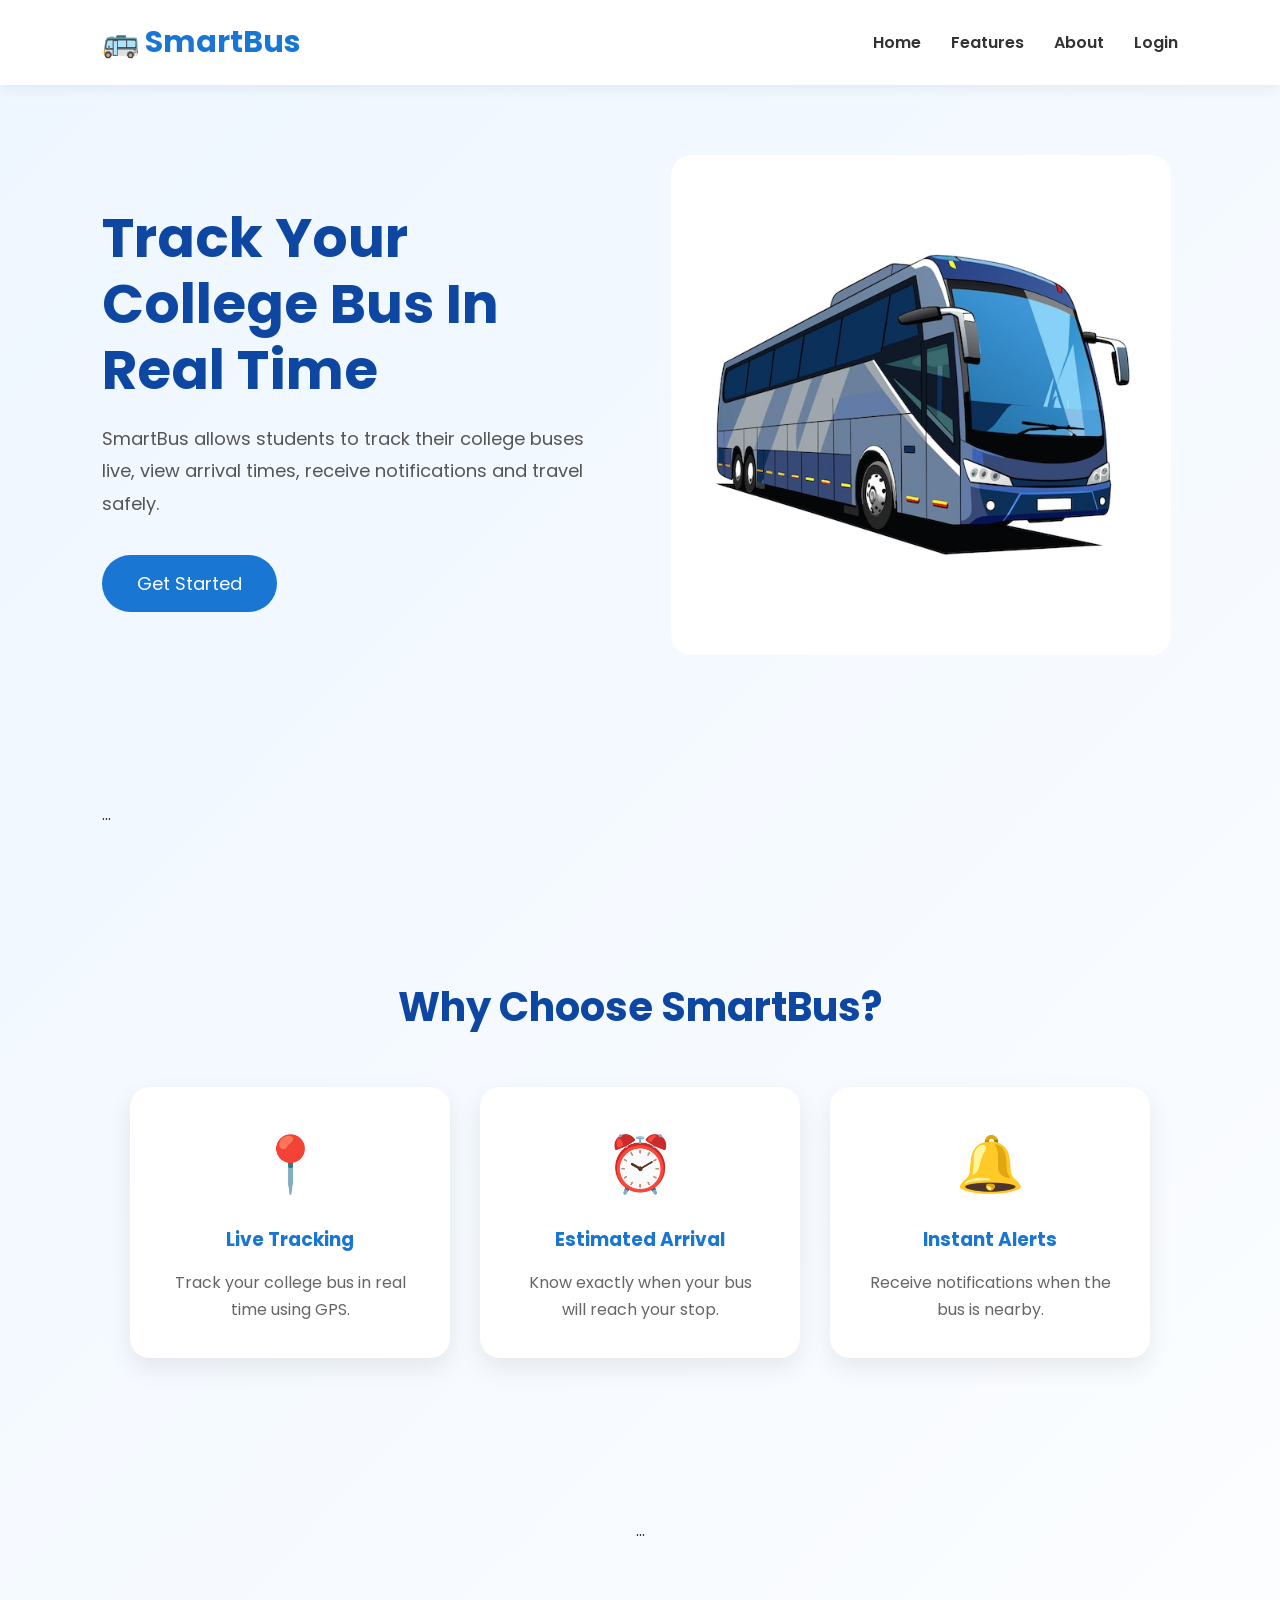
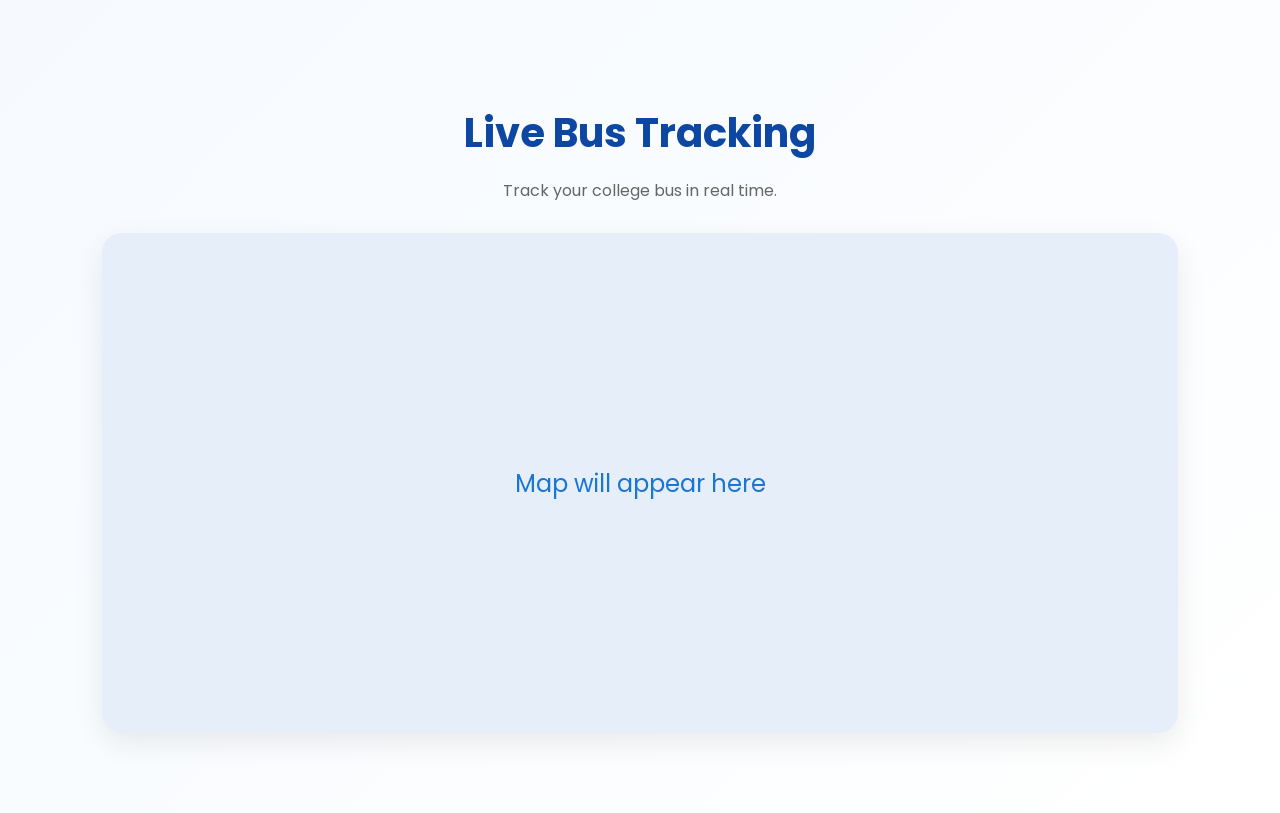
<file: index.html>
<!DOCTYPE html>
<html lang="en">

<head>
    <meta charset="UTF-8">
    <meta name="viewport" content="width=device-width, initial-scale=1.0">

    <title>SmartBus - Real Time Bus Tracking</title>

    <link rel="stylesheet" href="style.css">

    <link rel="preconnect" href="https://fonts.googleapis.com">
    <link rel="preconnect" href="https://fonts.gstatic.com" crossorigin>

    <link href="https://fonts.googleapis.com/css2?family=Poppins:wght@300;400;500;600;700&display=swap" rel="stylesheet">
</head>

<body>

    <nav>

        <div class="logo">
            🚌 SmartBus
        </div>

        <ul>
            <li><a href="#">Home</a></li>
            <li><a href="#">Features</a></li>
            <li><a href="#">About</a></li>
            <li><a href="login.html">Login</a></li>
        </ul>

    </nav>


    <section class="hero">

        <div class="hero-text">

            <h1>Track Your College Bus In Real Time</h1>

            <p>
                SmartBus allows students to track their college buses live,
                view arrival times, receive notifications and travel safely.
            </p>

            <a href="login.html">
                <button>Get Started</button>
            </a>

        </div>


        <div class="hero-image">

            <img src="bus.jpg" alt="SmartBus">

        </div>

    </section>
<section class="hero">

    ...

</section>

<!-- Paste the Features section here -->

<section class="features">

    <h2>Why Choose SmartBus?</h2>

    <div class="feature-container">

        <div class="card">
            <div class="icon">📍</div>
            <h3>Live Tracking</h3>
            <p>Track your college bus in real time using GPS.</p>
        </div>

        <div class="card">
            <div class="icon">⏰</div>
            <h3>Estimated Arrival</h3>
            <p>Know exactly when your bus will reach your stop.</p>
        </div>

        <div class="card">
            <div class="icon">🔔</div>
            <h3>Instant Alerts</h3>
            <p>Receive notifications when the bus is nearby.</p>
        </div>

    </div>

</section>
<section class="features">

    ...

</section>

<section class="map-section">

    <h2>Live Bus Tracking</h2>

    <p>Track your college bus in real time.</p>

    <div id="map">
        Map will appear here
    </div>

</section>

</body>
</html>
</body>
</html>
</body>

</html>
</file>
<file: style.css>
*{
    margin:0;
    padding:0;
    box-sizing:border-box;
    font-family:'Poppins',sans-serif;
}

body{
    background:linear-gradient(135deg,#eef6ff,#ffffff);
    color:#222;
}

/* Navigation */

nav{
    display:flex;
    justify-content:space-between;
    align-items:center;
    padding:20px 8%;
    background:white;
    box-shadow:0 2px 15px rgba(0,0,0,.08);
    position:sticky;
    top:0;
}

.logo{
    font-size:30px;
    font-weight:700;
    color:#1976d2;
}

nav ul{
    display:flex;
    list-style:none;
}

nav ul li{
    margin-left:30px;
}

nav ul li a{
    text-decoration:none;
    color:#333;
    font-weight:600;
    transition:.3s;
}

nav ul li a:hover{
    color:#1976d2;
}

/* Hero */

.hero{
    display:flex;
    justify-content:space-between;
    align-items:center;
    padding:70px 8%;
    gap:50px;
}

.hero-text{
    flex:1;
}

.hero-text h1{
    font-size:55px;
    color:#0d47a1;
    line-height:1.2;
    margin-bottom:20px;
}

.hero-text p{
    font-size:18px;
    color:#555;
    line-height:1.8;
    margin-bottom:35px;
}

button{
    padding:15px 35px;
    border:none;
    border-radius:50px;
    background:#1976d2;
    color:white;
    font-size:18px;
    cursor:pointer;
    transition:.3s;
}

button:hover{
    background:#0d47a1;
    transform:translateY(-5px);
}

.hero-image{
    flex:1;
    text-align:center;
}

.hero-image img{
    width:100%;
    max-width:500px;
    border-radius:20px;
    animation:float 3s ease-in-out infinite;
}

/* Floating Animation */

@keyframes float{

0%{
transform:translateY(0px);
}

50%{
transform:translateY(-15px);
}

100%{
transform:translateY(0px);
}

}

/* Mobile */

@media(max-width:768px){

nav{
flex-direction:column;
}

nav ul{
margin-top:15px;
}

.hero{
flex-direction:column;
text-align:center;
}

.hero-text h1{
font-size:38px;
}

.hero-image img{
max-width:320px;
}

}
/* Features */

.features{
    padding:80px 8%;
    text-align:center;
}

.features h2{
    font-size:40px;
    color:#0d47a1;
    margin-bottom:50px;
}

.feature-container{
    display:flex;
    justify-content:center;
    gap:30px;
    flex-wrap:wrap;
}

.card{
    width:320px;
    background:white;
    padding:35px;
    border-radius:20px;
    box-shadow:0 10px 25px rgba(0,0,0,.08);
    transition:.3s;
}

.card:hover{
    transform:translateY(-10px);
}

.icon{
    font-size:55px;
    margin-bottom:20px;
}

.card h3{
    color:#1976d2;
    margin-bottom:15px;
}

.card p{
    color:#666;
    line-height:1.7;
}
/* Live Map */

.map-section{
    padding:80px 8%;
    text-align:center;
}

.map-section h2{
    font-size:40px;
    color:#0d47a1;
    margin-bottom:15px;
}

.map-section p{
    color:#666;
    margin-bottom:30px;
}

#map{
    width:100%;
    height:500px;
    background:#e6eef9;
    border-radius:20px;
    display:flex;
    justify-content:center;
    align-items:center;
    font-size:24px;
    color:#1976d2;
    box-shadow:0 10px 30px rgba(0,0,0,.08);
}
/* Login Page */

.login-container{
    display:flex;
    justify-content:center;
    align-items:center;
    height:100vh;
    background:linear-gradient(135deg,#1976d2,#42a5f5);
}

.login-box{
    width:350px;
    background:white;
    padding:35px;
    border-radius:20px;
    box-shadow:0 15px 30px rgba(0,0,0,.2);
    text-align:center;
}

.login-box h1{
    color:#1976d2;
    margin-bottom:10px;
}

.login-box h2{
    margin-bottom:25px;
}

.login-box input,
.login-box select{
    width:100%;
    padding:14px;
    margin:10px 0;
    border:1px solid #ccc;
    border-radius:10px;
    font-size:16px;
}

.login-box button{
    width:100%;
    margin-top:20px;
}

.login-box p{
    margin-top:20px;
}
</file>
